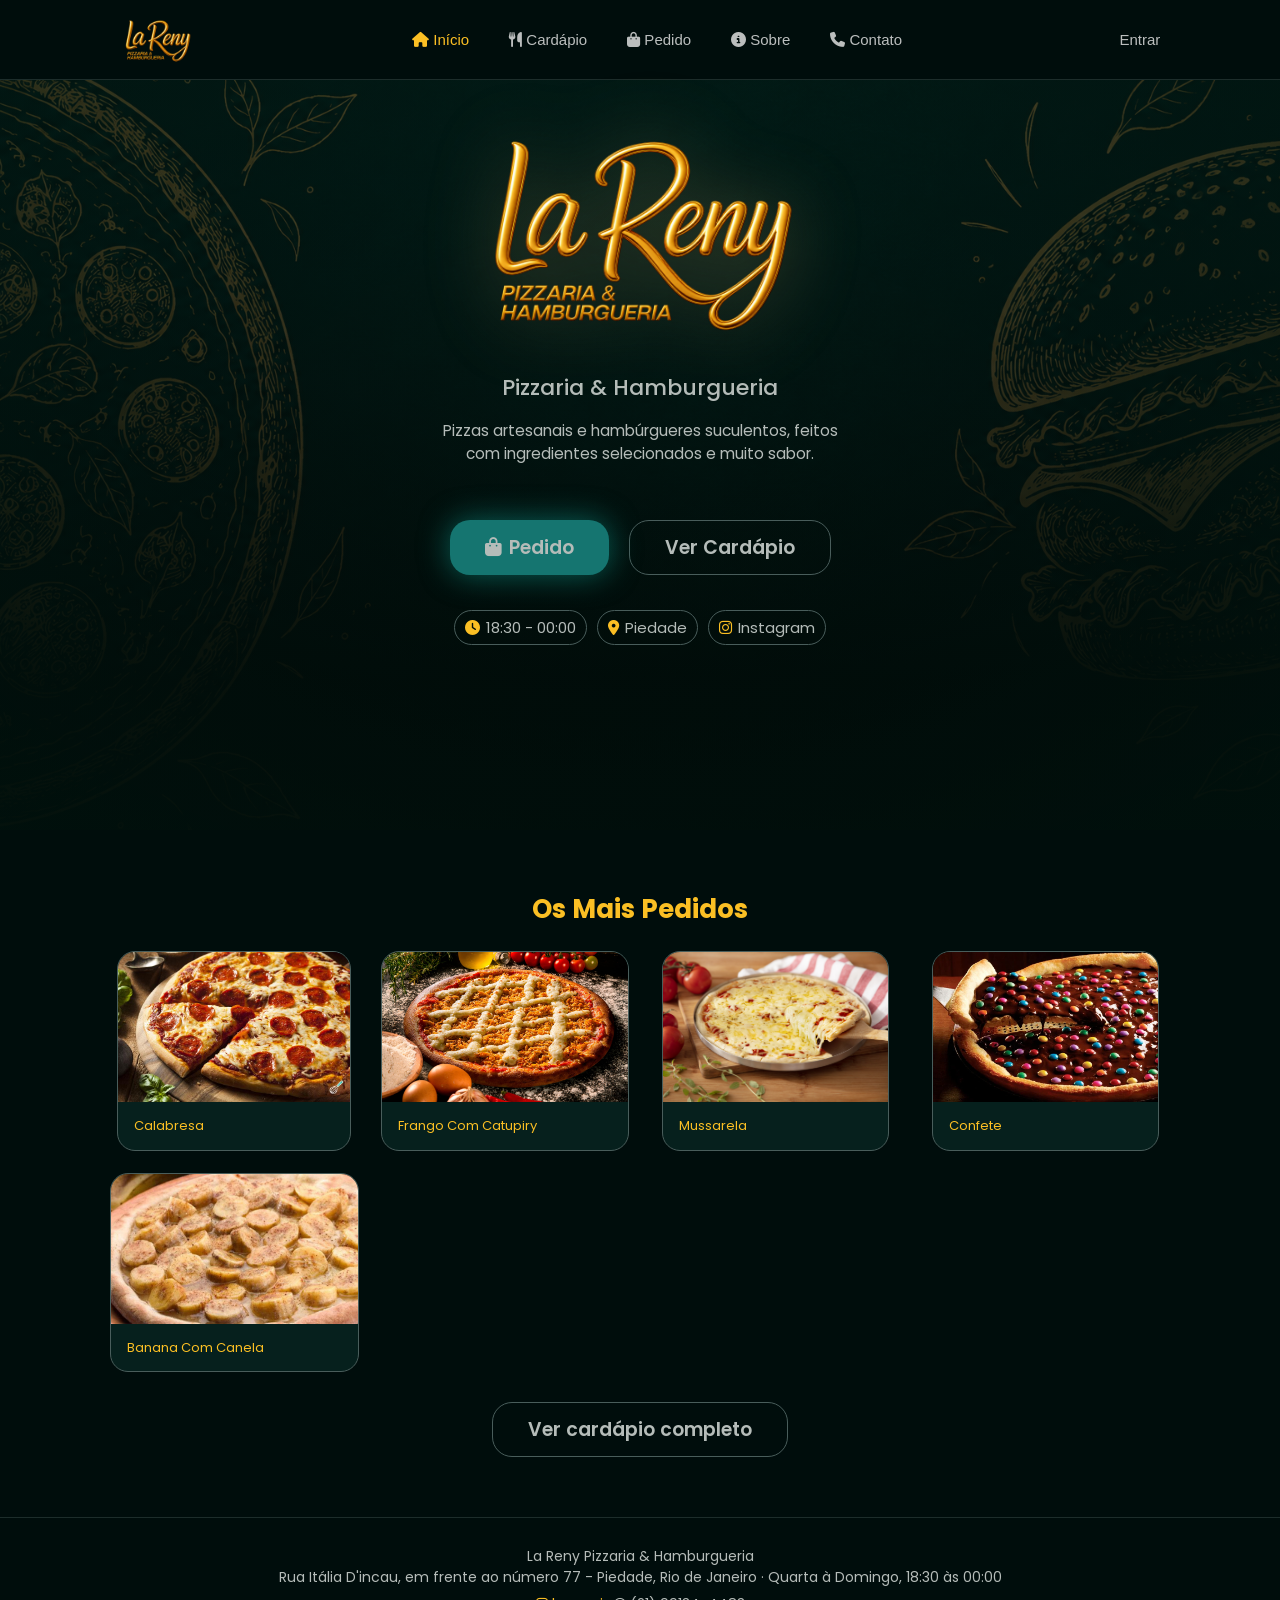
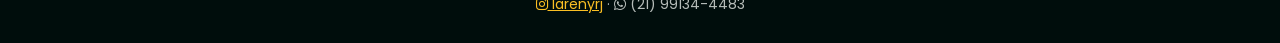
<file: index.html>
<!DOCTYPE html>
<html lang="pt-br">

<head>
    <title>La Reny | Pizzaria & Hamburgueria</title>
    <link rel="icon" type="image/png" href="imagens/logo-lareny-sfundo.png">
    <meta charset="UTF-8">
    <meta name="viewport" content="width=device-width, initial-scale=1.0">
    <link rel="stylesheet" href="style.css">
    <link rel="stylesheet" href="https://cdnjs.cloudflare.com/ajax/libs/font-awesome/6.5.1/css/all.min.css">
    <link href="https://fonts.googleapis.com/css2?family=Poppins:wght@400;500;600;700&display=swap" rel="stylesheet">
</head>

<body>
<header>
    <img src="imagens/logo-lareny-sfundo.png" alt="Logo La Reny">
    <nav>
        <a href="index.html" class="ativo"><i class="fa-solid fa-house"></i> Início</a>
        <a href="cardapio.html"><i class="fa-solid fa-utensils"></i> Cardápio</a>
        <a href="pagamento.html"><i class="fa-solid fa-bag-shopping"></i> Pedido</a>
        <a href="sobre.html"><i class="fa-solid fa-circle-info"></i> Sobre</a>
        <a href="contato.html"><i class="fa-solid fa-phone"></i> Contato</a>
    </nav>
    <div class="Usuario"><a href="login.html">Entrar</a></div>
</header>
<section class="principal">
    <img src="imagens/logo-lareny-sfundo.png" alt="La Reny" class="logo-principal">
    <h1>Pizzaria & Hamburgueria</h1>
    <p>Pizzas artesanais e hambúrgueres suculentos, feitos com ingredientes selecionados e muito sabor.</p>
    <div class="botoes">
        <a href="pagamento.html" class="bt bt-verde"><i class="fa-solid fa-bag-shopping"></i> Pedido</a>
        <a href="cardapio.html" class="bt bt-transparente">Ver Cardápio</a>
    </div>
    <div class="info">
        <span><i class="fa-solid fa-clock"></i> 18:30 - 00:00</span>
        <a href="https://www.google.com/maps/place/R.+It%C3%A1lia+D'incau,+77+-+Cavalcanti,+Rio+de+Janeiro+-+RJ,+21381-240,+Brasil/@-22.873237,-43.3087,13z/data=!4m6!3m5!1s0x997ce7bc199c2f:0x19393715f95b4e5f!8m2!3d-22.8732367!4d-43.3087005!16s%2Fg%2F11s8dsmhhc?hl=pt-BR&entry=ttu&g_ep=EgoyMDI2MDkzMC4wIKXMDSoASAFQAw%3D%3D" target="_blank" rel="noopener"><i class="fa-solid fa-location-dot"></i> Piedade</a>
        <a href="https://www.instagram.com/larenyrj" target="_blank" rel="noopener"><i class="fa-brands fa-instagram"></i> Instagram</a>
    </div>
</section>
<section class="secao">
    <h2 class="titulo">Os Mais Pedidos</h2>
    <div class="destaques">
        <a href="cardapio.html" class="bt-pizza"><article class="cartao"><img src="imagens/pizza-calabresa.jpg" alt="Pizza Calabresa"><div><p>Calabresa</p></div></article></a>
        <a href="cardapio.html" class="bt-pizza"><article class="cartao"><img src="imagens/pizza-frangocatupiry.jpg" alt="Pizza Frango catupiry"><div><p>Frango com Catupiry</p></div></article></a>
        <a href="cardapio.html" class="bt-pizza"><article class="cartao"><img src="imagens/pizza-mussarela.avif" alt="Pizza Mussarela"><div><p>Mussarela</p></div></article></a>
        <a href="cardapio.html" class="bt-pizza"><article class="cartao"><img src="imagens/pizza-confete.jpg" alt="Pizza Confete"><div><p>Confete</p></div></article></a>
        <a href="cardapio.html" class="bt-pizza"><article class="cartao"><img src="imagens/pizza-bananacanela.jpg" alt="Pizza Banana com canela"><div><p>Banana com Canela</p></div></article></a>
    </div>
          
    <div class="centro"><a href="cardapio.html" class="bt bt-transparente">Ver cardápio completo</a></div>
</section>
<footer id="contato">
    <p>La Reny Pizzaria & Hamburgueria </p><p> Rua Itália D'incau, em frente ao número 77 - Piedade, Rio de Janeiro · Quarta à Domingo, 18:30 às 00:00</p>
    <p style="margin-top:6px"><a href="https://www.instagram.com/larenyrj" target="_blank" rel="noopener"><i class="fa-brands fa-instagram"></i> larenyrj</a> · <i class="fa-brands fa-whatsapp"></i> (21) 99134-4483</p>
</footer>
</body>
</html>
</file>
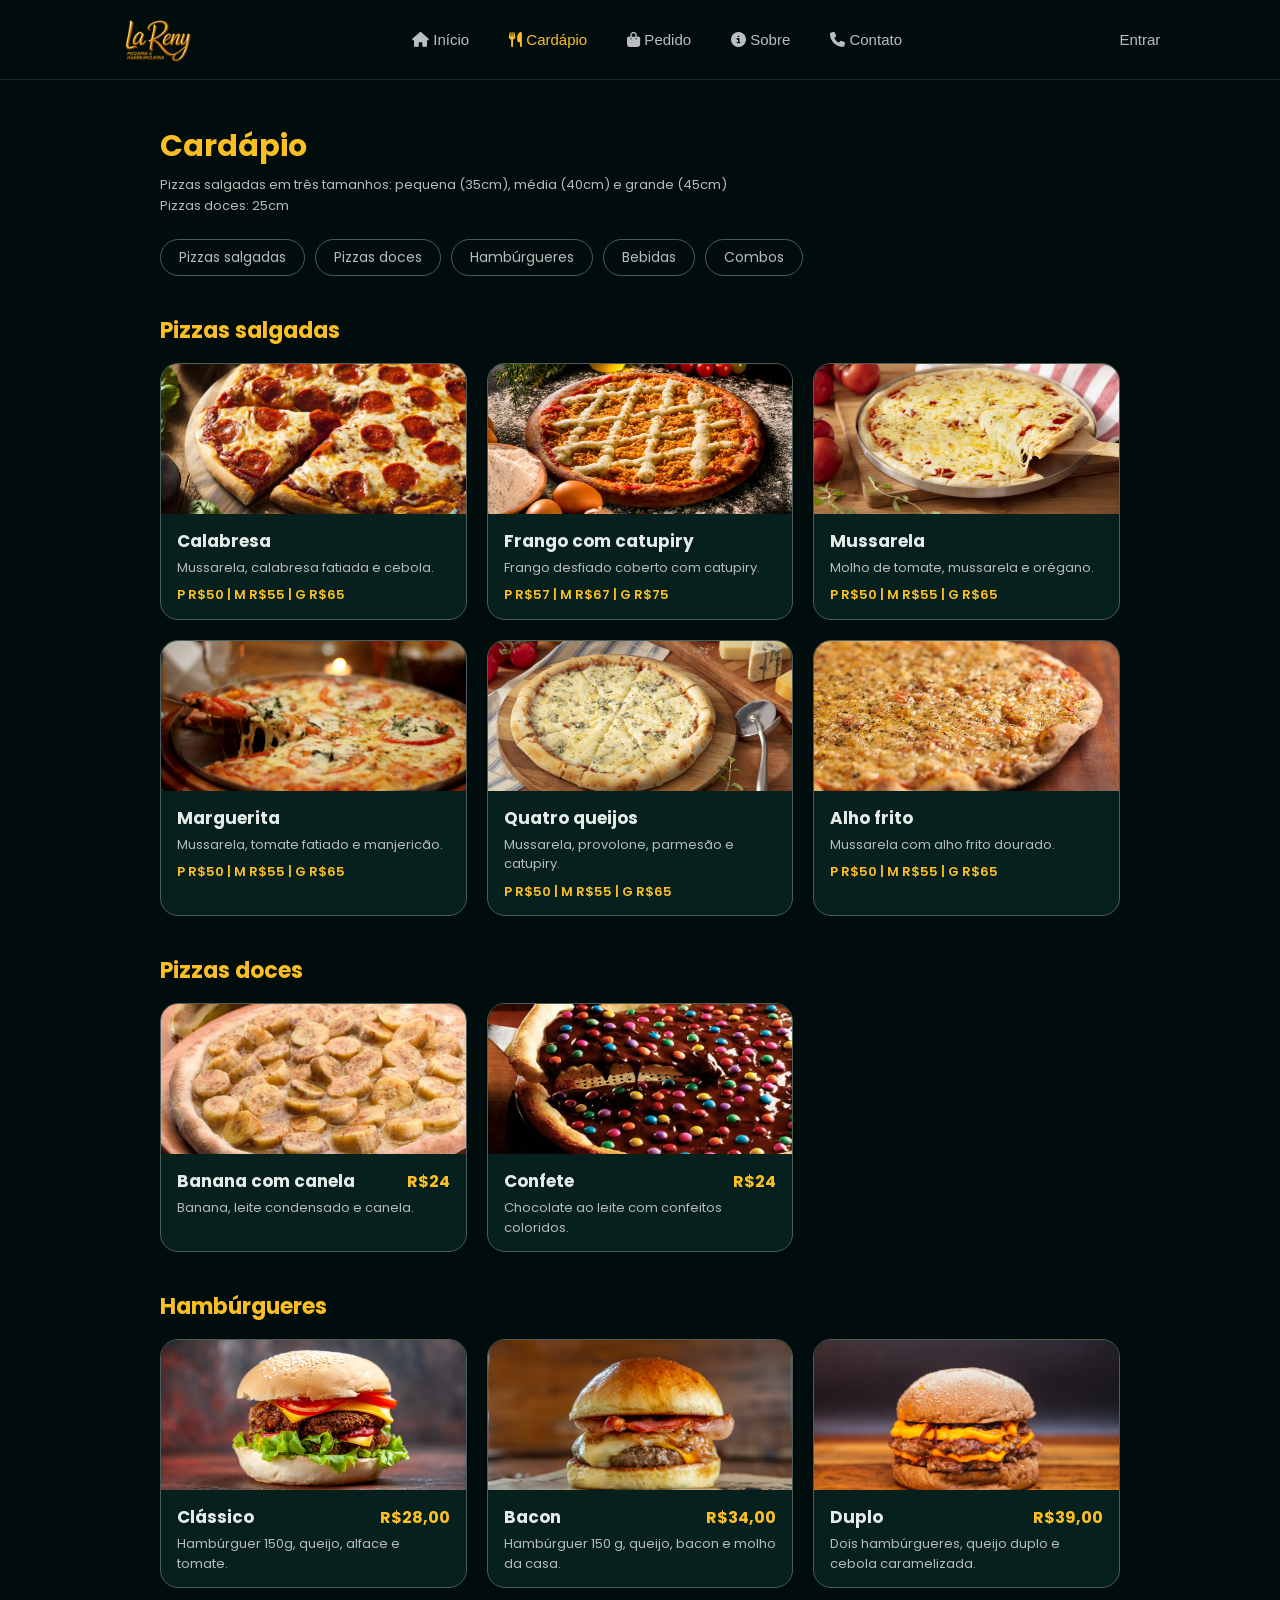
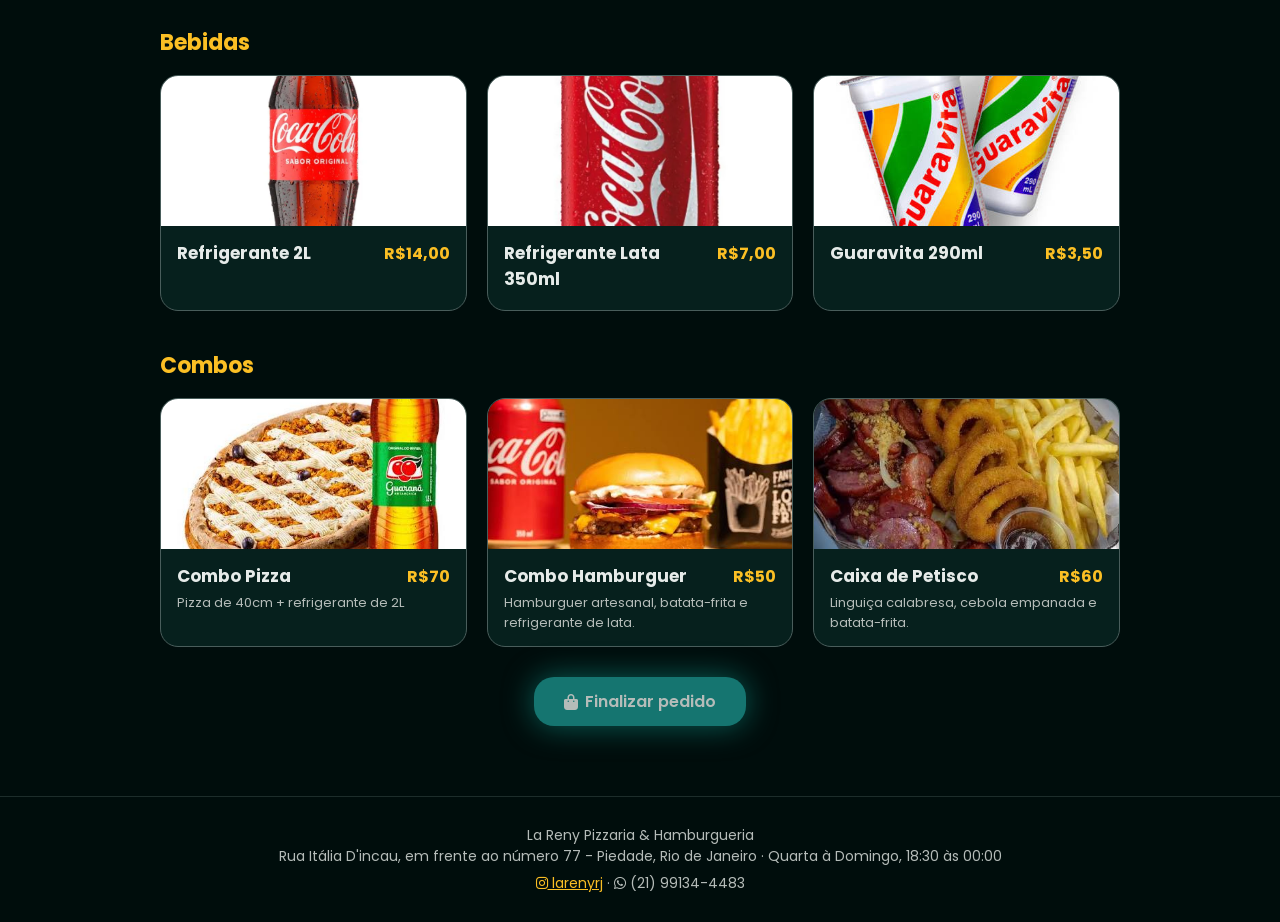
<file: cardapio.html>
<!DOCTYPE html>
<html lang="pt-br">

<head>
    <title>Cardápio | La Reny</title>
    <link rel="icon" type="image/png" href="imagens/logo-lareny-sfundo.png">
    <meta charset="UTF-8">
    <meta name="viewport" content="width=device-width, initial-scale=1.0">
    <link rel="stylesheet" href="style.css">
    <link rel="stylesheet" href="https://cdnjs.cloudflare.com/ajax/libs/font-awesome/6.5.1/css/all.min.css">
    <link href="https://fonts.googleapis.com/css2?family=Poppins:wght@400;500;600;700&display=swap" rel="stylesheet">
</head>
<body>
<header>
    <img src="imagens/logo-lareny-sfundo.png" alt="Logo La Reny">
    <nav>
        <a href="index.html"><i class="fa-solid fa-house"></i> Início</a>
        <a href="cardapio.html" class="ativo"><i class="fa-solid fa-utensils"></i> Cardápio</a>
        <a href="pagamento.html"><i class="fa-solid fa-bag-shopping"></i> Pedido</a>
        <a href="sobre.html"><i class="fa-solid fa-circle-info"></i> Sobre</a>
        <a href="contato.html"><i class="fa-solid fa-phone"></i> Contato</a>
    </nav>
    <div class="Usuario"><a href="login.html">Entrar</a></div>
</header>
<main class="pagina">
    <h1>Cardápio</h1>
    <p class="nota">Pizzas salgadas em três tamanhos: pequena (35cm), média (40cm) e grande (45cm)</p>
    <p class="nota">Pizzas doces: 25cm</p>
    <div class="atalhos">
        <a href="#salgadas">Pizzas salgadas</a><a href="#doces">Pizzas doces</a><a href="#hamburgueres">Hambúrgueres</a><a href="#bebidas">Bebidas</a><a href="#combos">Combos</a>
    </div>

    <h2 id="salgadas">Pizzas salgadas</h2>
    <div class="grade">
        <article class="cartao"><img src="imagens/pizza-calabresa.jpg" alt="Pizza Calabresa"><div><h3>Calabresa</h3><p>Mussarela, calabresa fatiada e cebola.</p><p class="preco">P R$50 | M R$55 | G R$65</p></div></article>
        <article class="cartao"><img src="imagens/pizza-frangocatupiry.jpg" alt="Pizza Frango com catupiry"><div><h3>Frango com catupiry</h3><p>Frango desfiado coberto com catupiry.</p><p class="preco">P R$57 | M R$67 | G R$75</p></div></article>
        <article class="cartao"><img src="imagens/pizza-mussarela.avif" alt="Pizza Mussarela"><div><h3>Mussarela</h3><p>Molho de tomate, mussarela e orégano.</p><p class="preco">P R$50 | M R$55 | G R$65</p></div></article>
        <article class="cartao"><img src="imagens/pizza-marguerita.jpg" alt="Pizza Marguerita"><div><h3>Marguerita</h3><p>Mussarela, tomate fatiado e manjericão.</p><p class="preco">P R$50 | M R$55 | G R$65</p></div></article>
        <article class="cartao"><img src="imagens/pizza-quatroqueijos.avif" alt="Pizza Quatro queijos"><div><h3>Quatro queijos</h3><p>Mussarela, provolone, parmesão e catupiry.</p><p class="preco">P R$50 | M R$55 | G R$65</p></div></article>
        <article class="cartao"><img src="imagens/pizza-alhofrito.jpg" alt="Pizza Alho frito"><div><h3>Alho frito</h3><p>Mussarela com alho frito dourado.</p><p class="preco">P R$50 | M R$55 | G R$65</p></div></article>
    </div>

    <h2 id="doces">Pizzas doces</h2>
    <div class="grade">
        <article class="cartao"><img src="imagens/pizza-bananacanela.jpg" alt="Pizza Banana com canela"><div><span class="topo"><h3>Banana com canela</h3><b>R$24</b></span><p>Banana, leite condensado e canela.</p></div></article>
        <article class="cartao"><img src="imagens/pizza-confete.jpg" alt="Pizza Confete"><div><span class="topo"><h3>Confete</h3><b>R$24</b></span><p>Chocolate ao leite com confeitos coloridos.</p></div></article>
    </div>

    <h2 id="hamburgueres">Hambúrgueres</h2>
    <div class="grade">
        <article class="cartao"><img src="imagens/h-classico.jpg" alt="classico"><div><span class="topo"><h3>Clássico</h3><b> R$28,00</b></span><p>Hambúrguer 150g, queijo, alface e tomate.</p></div></article>
        <article class="cartao"><img src="imagens/h-bacon.jpeg" alt="bacon"><div><span class="topo"><h3>Bacon</h3><b> R$34,00</b></span><p>Hambúrguer 150 g, queijo, bacon e molho da casa.</p></div></article>
        <article class="cartao"><img src="imagens/h-duplo.jpg" alt="duplo"><div><span class="topo"><h3>Duplo</h3><b> R$39,00</b></span><p>Dois hambúrgueres, queijo duplo e cebola caramelizada.</p></div></article>
    </div>

    <h2 id="bebidas">Bebidas</h2>
    <div class="grade">
        <article class="cartao"><img src="imagens/coca2l.jpg" alt="refri2L"><div><span class="topo"><h3>Refrigerante 2L</h3><b>R$14,00</b></span></div></article>
        <article class="cartao"><img src="imagens/cocaml.jpg" alt="refri lata"><div><span class="topo"><h3>Refrigerante Lata 350ml</h3><b>R$7,00</b></span></div></article>
        <article class="cartao"><img src="imagens/guaravita.jfif" alt="suco"><div><span class="topo"><h3>Guaravita 290ml</h3><b>R$3,50</b></span></div></article>
    </div>
    
    <h2 id="combos">Combos</h2>
    <div class="grade">
    <article class="cartao"><img src="imagens/pizzarefri.jfif" alt="Pizza e refri"><div><span class="topo"><h3>Combo Pizza</h3><b>R$70</b></span><p>Pizza de 40cm + refrigerante de 2L</p></div></article>
    <article class="cartao"><img src="imagens/hambatrefri.jfif" alt="combo hamburguer"><div><span class="topo"><h3>Combo Hamburguer</h3><b>R$50</b></span><p>Hamburguer artesanal, batata-frita e refrigerante de lata.</p></div></article>
    <article class="cartao"><img src="imagens/caixapetisco.jfif" alt="caixa petisco"><div><span class="topo"><h3>Caixa de Petisco</h3><b>R$60</b></span><p>Linguiça calabresa, cebola empanada e batata-frita.</p></div></article>
    </div>

    <div class="centro"><a href="pagamento.html" class="bt bt-verde"><i class="fa-solid fa-bag-shopping"></i> Finalizar pedido</a></div>
</main>
<footer id="contato">
    <p>La Reny Pizzaria & Hamburgueria </p><p> Rua Itália D'incau, em frente ao número 77 - Piedade, Rio de Janeiro · Quarta à Domingo, 18:30 às 00:00</p>
    <p style="margin-top:6px"><a href="https://www.instagram.com/larenyrj" target="_blank" rel="noopener"><i class="fa-brands fa-instagram"></i> larenyrj</a> · <i class="fa-brands fa-whatsapp"></i> (21) 99134-4483</p>
</footer>
</body>
</html>
</file>
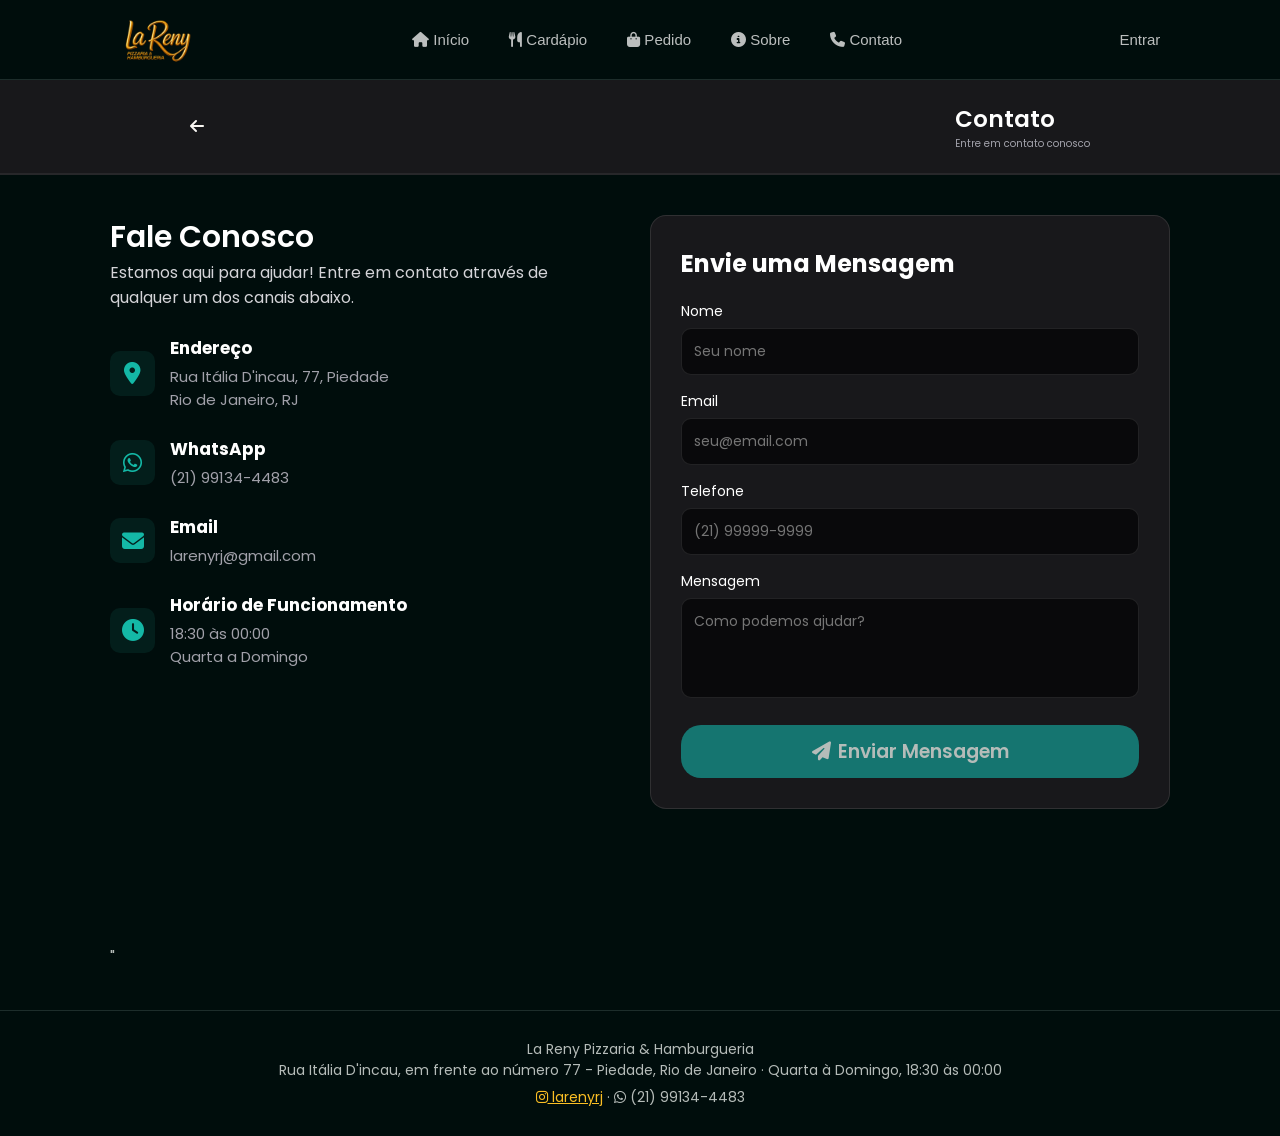
<file: contato.html>
<!DOCTYPE html>
<html lang='pt-br'>

<head>
    <meta charset="UTF-8">
    <meta name="viewport" content="width=device-width, initial-scale=1.0">
    <title>Contato | La Reny</title>
    <link rel="icon" type="image/png" href="imagens/logo-lareny-sfundo.png">
    <link rel="stylesheet" href="style.css">
    <link rel="stylesheet" href="https://cdnjs.cloudflare.com/ajax/libs/font-awesome/6.5.1/css/all.min.css">
    <link href="https://fonts.googleapis.com/css2?family=Poppins:wght@400;600;700&display=swap" rel="stylesheet">
</head>

<body>
    <header>
        <img src="imagens/logo-lareny-sfundo.png" alt="logo pizzaria">
        <nav>
            <a href="index.html"><i class="fa-solid fa-house"></i> Início</a>
            <a href="cardapio.html"><i class="fa-solid fa-utensils"></i> Cardápio</a>
            <a href="pagamento.html"><i class="fa-solid fa-bag-shopping"></i> Pedido</a>
            <a href="sobre.html"><i class="fa-solid fa-circle-info"></i> Sobre</a>
            <a href="contato.html"><i class="fa-solid fa-phone"></i> Contato</a>

        </nav>
        <div class="Usuario">
            <a href="login.html">Entrar</a>
        </div>
    </header>
    <section class="barra-topo2">
        <a href="index.html" class="voltar"><i class="fa-solid fa-arrow-left"></i></a>
        <div>
            <h2> Contato </h2>
            <p>Entre em contato conosco</p>
            </div>
        </section>
        <main class="principal-contato">
            <div class="contato-grid">
                <div class="contato-info">
                    <h3>Fale Conosco</h3>
                    <p>Estamos aqui para ajudar! Entre em contato através de qualquer um dos canais abaixo.</p>
                    <div class="contato-item">
    <i class="fa-solid fa-location-dot"></i>
    <div>
        <h4>Endereço</h4>
        <p>Rua Itália D'incau, 77, Piedade<br>Rio de Janeiro, RJ</p>
    </div>
</div>
<div class="contato-item">
    <i class="fa-brands fa-whatsapp"></i>
    <div>
        <h4>WhatsApp</h4>
        <p>(21) 99134-4483</p>
    </div>
</div>

<div class="contato-item">
    <i class="fa-solid fa-envelope"></i>
    <div>
        <h4>Email</h4>
        <p>larenyrj@gmail.com</p>
    </div>
</div>

<div class="contato-item">
    <i class="fa-solid fa-clock"></i>
    <div>
        <h4>Horário de Funcionamento</h4>
        <p>18:30 às 00:00<br>Quarta a Domingo</p>
    </div>
</div>
<iframe src="https://www.google.com/maps/embed?pb=!1m14!1m8!1m3!1d14704.34879591261!2d-43.3087!3d-22.873237!3m2!1i1024!2i768!4f13.1!3m3!1m2!1s0x997ce7bc199c2f%3A0x19393715f95b4e5f!2sR.%20It%C3%A1lia%20D'incau%2C%2077%20-%20Cavalcanti%2C%20Rio%20de%20Janeiro%20-%20RJ%2C%2021381-240%2C%20Brasil!5e0!3m2!1spt-BR!2sus!4v1791149726969!5m2!1spt-BR!2sus" width="500" height="250" style="border:0; border-radius:16px; margin-top: 20px;" allowfullscreen="" loading="lazy" referrerpolicy="strict-origin-when-cross-origin"></iframe>"
                </div>
<div class="contato-form">
    <h3>Envie uma Mensagem</h3>
    <label>Nome</label>
    <input type="text" placeholder="Seu nome">
    <label>Email</label>
    <input type="email" placeholder="seu@email.com">
    <label>Telefone</label>
    <input type="tel" placeholder="(21) 99999-9999">
    <label>Mensagem</label>
    <textarea placeholder="Como podemos ajudar?"></textarea>
    <a href="#" class="bt btn-enviar">
        <i class="fa-solid fa-paper-plane"></i> Enviar Mensagem
    </a>
</div>
            </div>
        </main>
    <footer id="contato">
    <p>La Reny Pizzaria & Hamburgueria </p><p> Rua Itália D'incau, em frente ao número 77 - Piedade, Rio de Janeiro · Quarta à Domingo, 18:30 às 00:00</p>
    <p style="margin-top:6px"><a href="https://www.instagram.com/larenyrj" target="_blank" rel="noopener"><i class="fa-brands fa-instagram"></i> larenyrj</a> · <i class="fa-brands fa-whatsapp"></i> (21) 99134-4483</p>
    </footer>
</body>
</html>
</file>
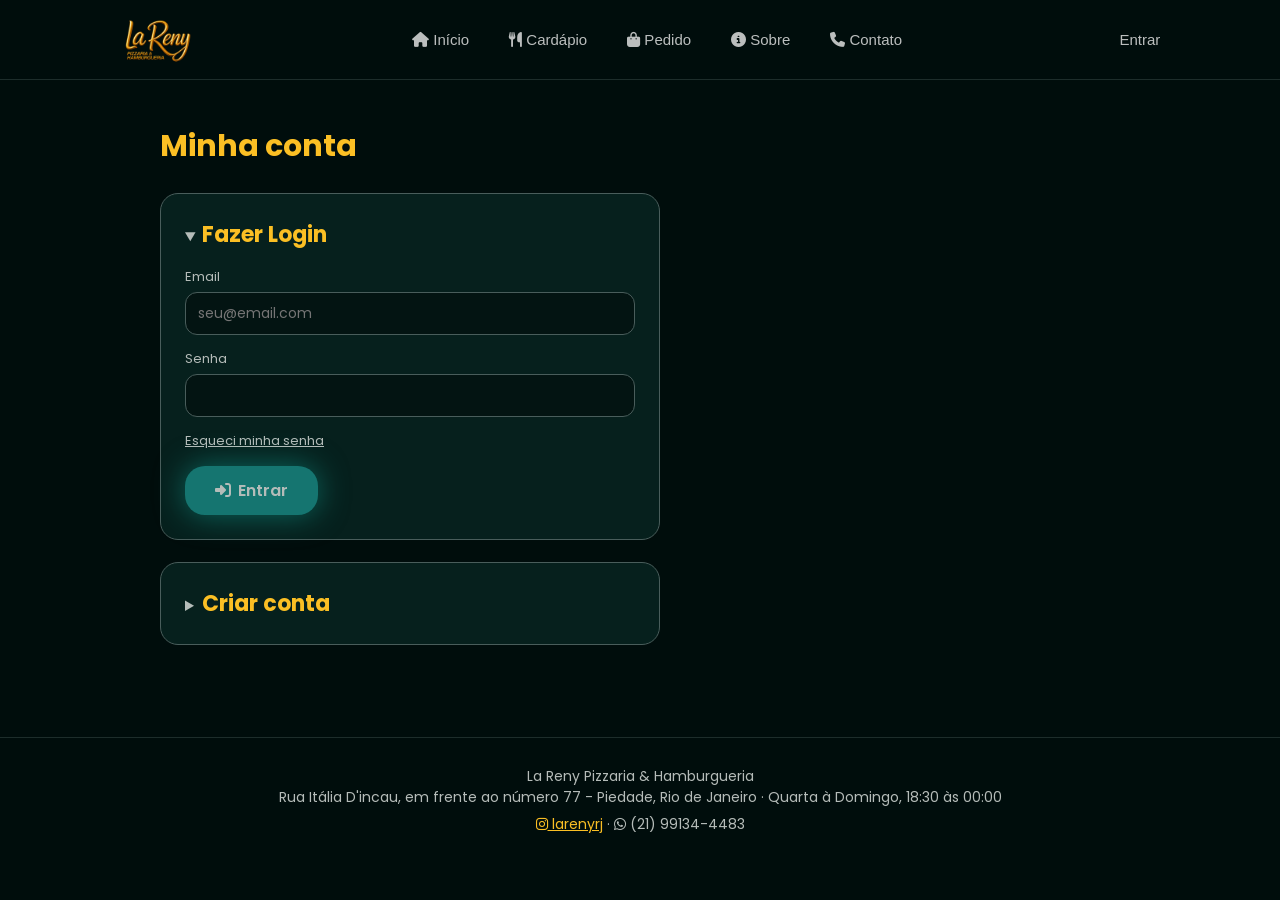
<file: login.html>
<!DOCTYPE html>
<html lang="pt-br">

<head>
    <title>Entrar | La Reny</title>
    <link rel="icon" type="image/png" href="imagens/logo-lareny-sfundo.png">
    <meta charset="UTF-8">
    <meta name="viewport" content="width=device-width, initial-scale=1.0">
    <link rel="stylesheet" href="style.css">
    <link rel="stylesheet" href="https://cdnjs.cloudflare.com/ajax/libs/font-awesome/6.5.1/css/all.min.css">
    <link href="https://fonts.googleapis.com/css2?family=Poppins:wght@400;500;600;700&display=swap" rel="stylesheet">
</head>

<body>
<header>
    <img src="imagens/logo-lareny-sfundo.png" alt="Logo La Reny">
    <nav>
        <a href="index.html"><i class="fa-solid fa-house"></i> Início</a>
        <a href="cardapio.html"><i class="fa-solid fa-utensils"></i> Cardápio</a>
        <a href="pagamento.html"><i class="fa-solid fa-bag-shopping"></i> Pedido</a>
        <a href="sobre.html"><i class="fa-solid fa-circle-info"></i> Sobre</a>
        <a href="contato.html"><i class="fa-solid fa-phone"></i> Contato</a>
    </nav>
    <div class="Usuario"><a href="login.html">Entrar</a></div>
</header>
<main class="pagina">
    <h1>Minha conta</h1>

    <div class="conta">
        <section class="painel">
            <details name="modo" open>
                <summary><h2>Fazer Login</h2></summary>
                <div>
                    <label for="email-login">Email</label>
                    <input type="email" id="email-login" placeholder="seu@email.com">
                    <label for="senha-login">Senha</label>
                    <input type="password" id="senha-login">
                    <p class="nota"><a href="#">Esqueci minha senha</a></p>
                    <button type="button" class="bt bt-verde"><i class="fa-solid fa-right-to-bracket"></i> Entrar</button>
                </div>
            </details>
        </section>

        <section class="painel">
            <details name="modo">
                <summary><h2>Criar conta</h2></summary>
                <div>
                    <label for="nome">Nome</label>
                    <input type="text" id="nome">
                    <label for="tel">Telefone</label>
                    <input type="tel" id="tel" placeholder="(21) 99999-9999">
                    <label for="email-cad">Email</label>
                    <input type="email" id="email-cad" placeholder="seu@email.com">
                    <label for="senha-cad">Senha (mínimo 6 caracteres)</label>
                    <input type="password" id="senha-cad">
                    <button type="button" class="bt bt-verde"><i class="fa-solid fa-user-plus"></i> Cadastrar</button>
                </div>
            </details>
        </section>
    </div>
</main>
<footer id="contato">
    <p>La Reny Pizzaria & Hamburgueria </p><p> Rua Itália D'incau, em frente ao número 77 - Piedade, Rio de Janeiro · Quarta à Domingo, 18:30 às 00:00</p>
    <p style="margin-top:6px"><a href="https://www.instagram.com/larenyrj" target="_blank" rel="noopener"><i class="fa-brands fa-instagram"></i> larenyrj</a> · <i class="fa-brands fa-whatsapp"></i> (21) 99134-4483</p>
</footer>
</body>
</html>
</file>
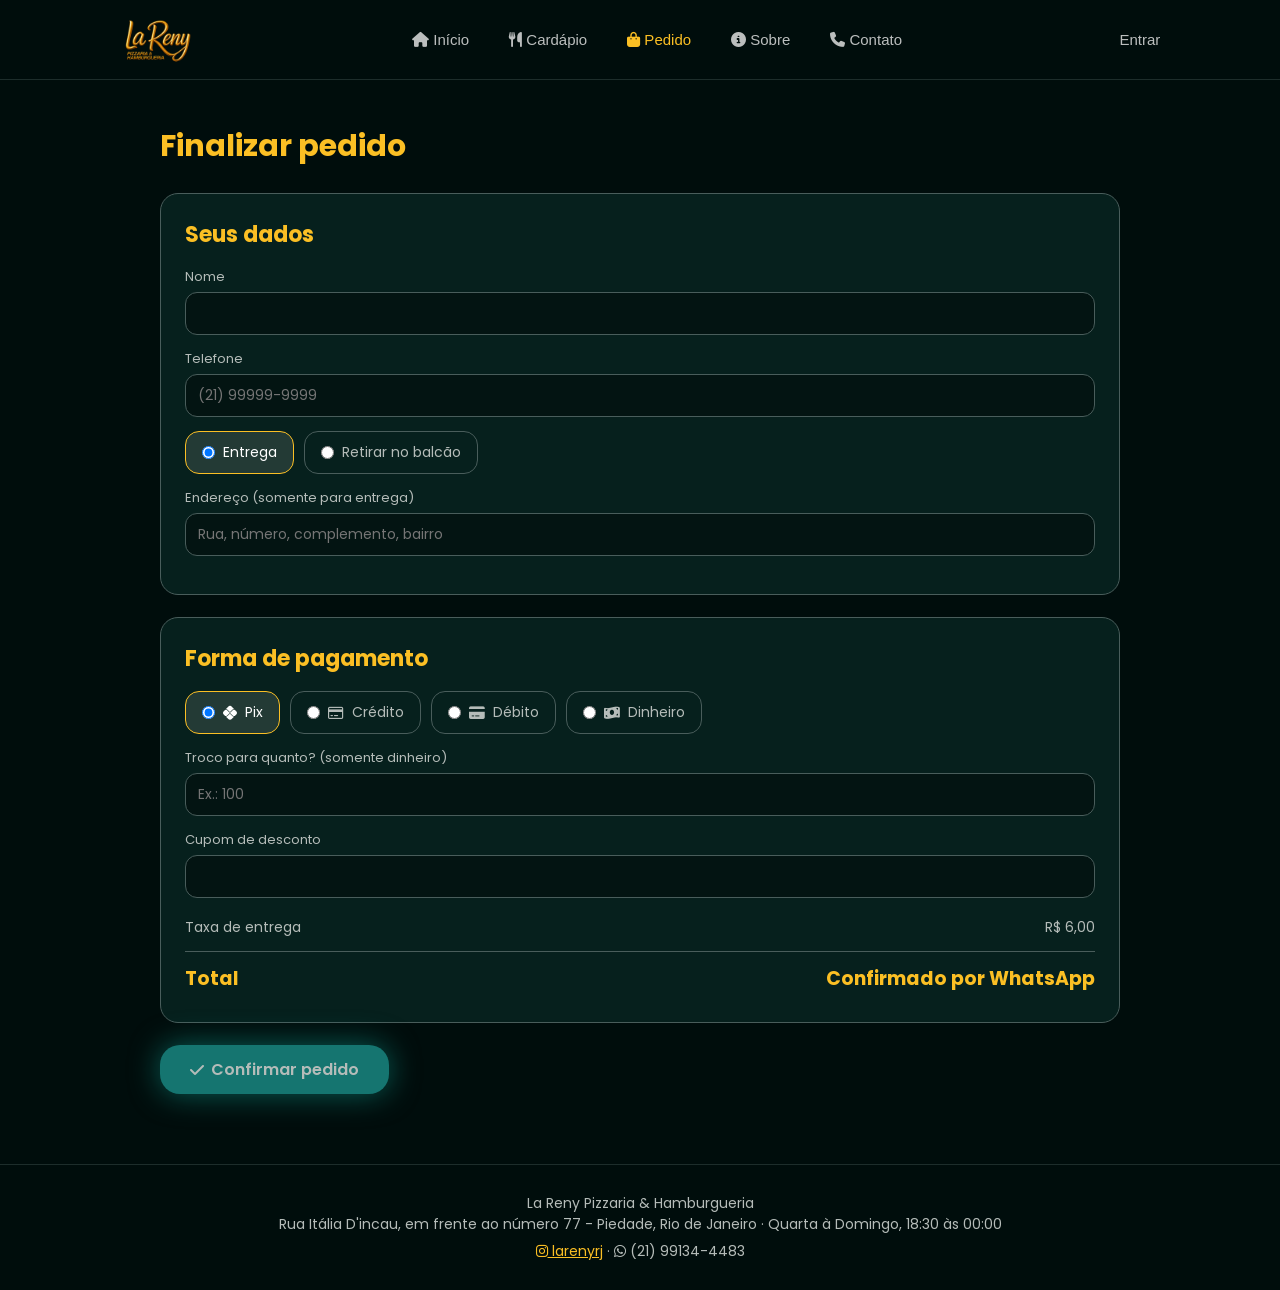
<file: pagamento.html>
<!DOCTYPE html>
<html lang="pt-br">

<head>
    <title>Pagamento | La Reny</title>
    <link rel="icon" type="image/png" href="imagens/logo-lareny-sfundo.png">
    <meta charset="UTF-8">
    <meta name="viewport" content="width=device-width, initial-scale=1.0">
    <link rel="stylesheet" href="style.css">
    <link rel="stylesheet" href="https://cdnjs.cloudflare.com/ajax/libs/font-awesome/6.5.1/css/all.min.css">
    <link href="https://fonts.googleapis.com/css2?family=Poppins:wght@400;500;600;700&display=swap" rel="stylesheet">
</head>

<body>
<header>
    <img src="imagens/logo-lareny-sfundo.png" alt="Logo La Reny">
    <nav>
        <a href="index.html"><i class="fa-solid fa-house"></i> Início</a>
        <a href="cardapio.html"><i class="fa-solid fa-utensils"></i> Cardápio</a>
        <a href="pagamento.html" class="ativo"><i class="fa-solid fa-bag-shopping"></i> Pedido</a>
        <a href="sobre.html"><i class="fa-solid fa-circle-info"></i> Sobre</a>
        <a href="contato.html"><i class="fa-solid fa-phone"></i> Contato</a>
    </nav>
    <div class="Usuario"><a href="login.html">Entrar</a></div>
</header>
<main class="pagina">
    <h1>Finalizar pedido</h1>
    <form action="#" method="post" style="margin-top:24px">
            <section class="painel">
            <h2>Seus dados</h2>
            <label for="nome">Nome</label><input type="text" id="nome" required>
            <label for="tel">Telefone</label><input type="tel" id="tel" placeholder="(21) 99999-9999" required>
            <div class="opcoes">
                <label><input type="radio" name="tipo" value="entrega" checked> Entrega</label>
                <label><input type="radio" name="tipo" value="retirada"> Retirar no balcão</label>
            </div>
            <label for="end">Endereço (somente para entrega)</label><input type="text" id="end" placeholder="Rua, número, complemento, bairro">
        </section>

        <section class="painel">
            <h2>Forma de pagamento</h2>
            <div class="opcoes">
                <label><input type="radio" name="pgto" value="pix" checked><i class="fa-brands fa-pix"></i> Pix</label>
                <label><input type="radio" name="pgto" value="credito"><i class="fa-regular fa-credit-card"></i> Crédito</label>
                <label><input type="radio" name="pgto" value="debito"><i class="fa-solid fa-credit-card"></i> Débito</label>
                <label><input type="radio" name="pgto" value="dinheiro"><i class="fa-solid fa-money-bill-wave"></i> Dinheiro</label>
            </div>
            <label for="troco">Troco para quanto? (somente dinheiro)</label>
            <input type="number" id="troco" min="0" step="0.01" placeholder="Ex.: 100">
            <label for="cupom">Cupom de desconto</label>
            <input type="text" id="cupom">
            <div class="resumo">
                <p><span>Taxa de entrega</span><span>R$ 6,00</span></p>
                <p class="total"><span>Total</span><span>Confirmado por WhatsApp</span></p>
            </div>
        </section>
        <button type="submit" class="bt bt-verde"><i class="fa-solid fa-check"></i> Confirmar pedido</button>
    </form>
</main>
<footer id="contato">
    <p>La Reny Pizzaria & Hamburgueria </p><p> Rua Itália D'incau, em frente ao número 77 - Piedade, Rio de Janeiro · Quarta à Domingo, 18:30 às 00:00</p>
    <p style="margin-top:6px"><a href="https://www.instagram.com/larenyrj" target="_blank" rel="noopener"><i class="fa-brands fa-instagram"></i> larenyrj</a> · <i class="fa-brands fa-whatsapp"></i> (21) 99134-4483</p>
</footer>
</body>
</html>
</file>
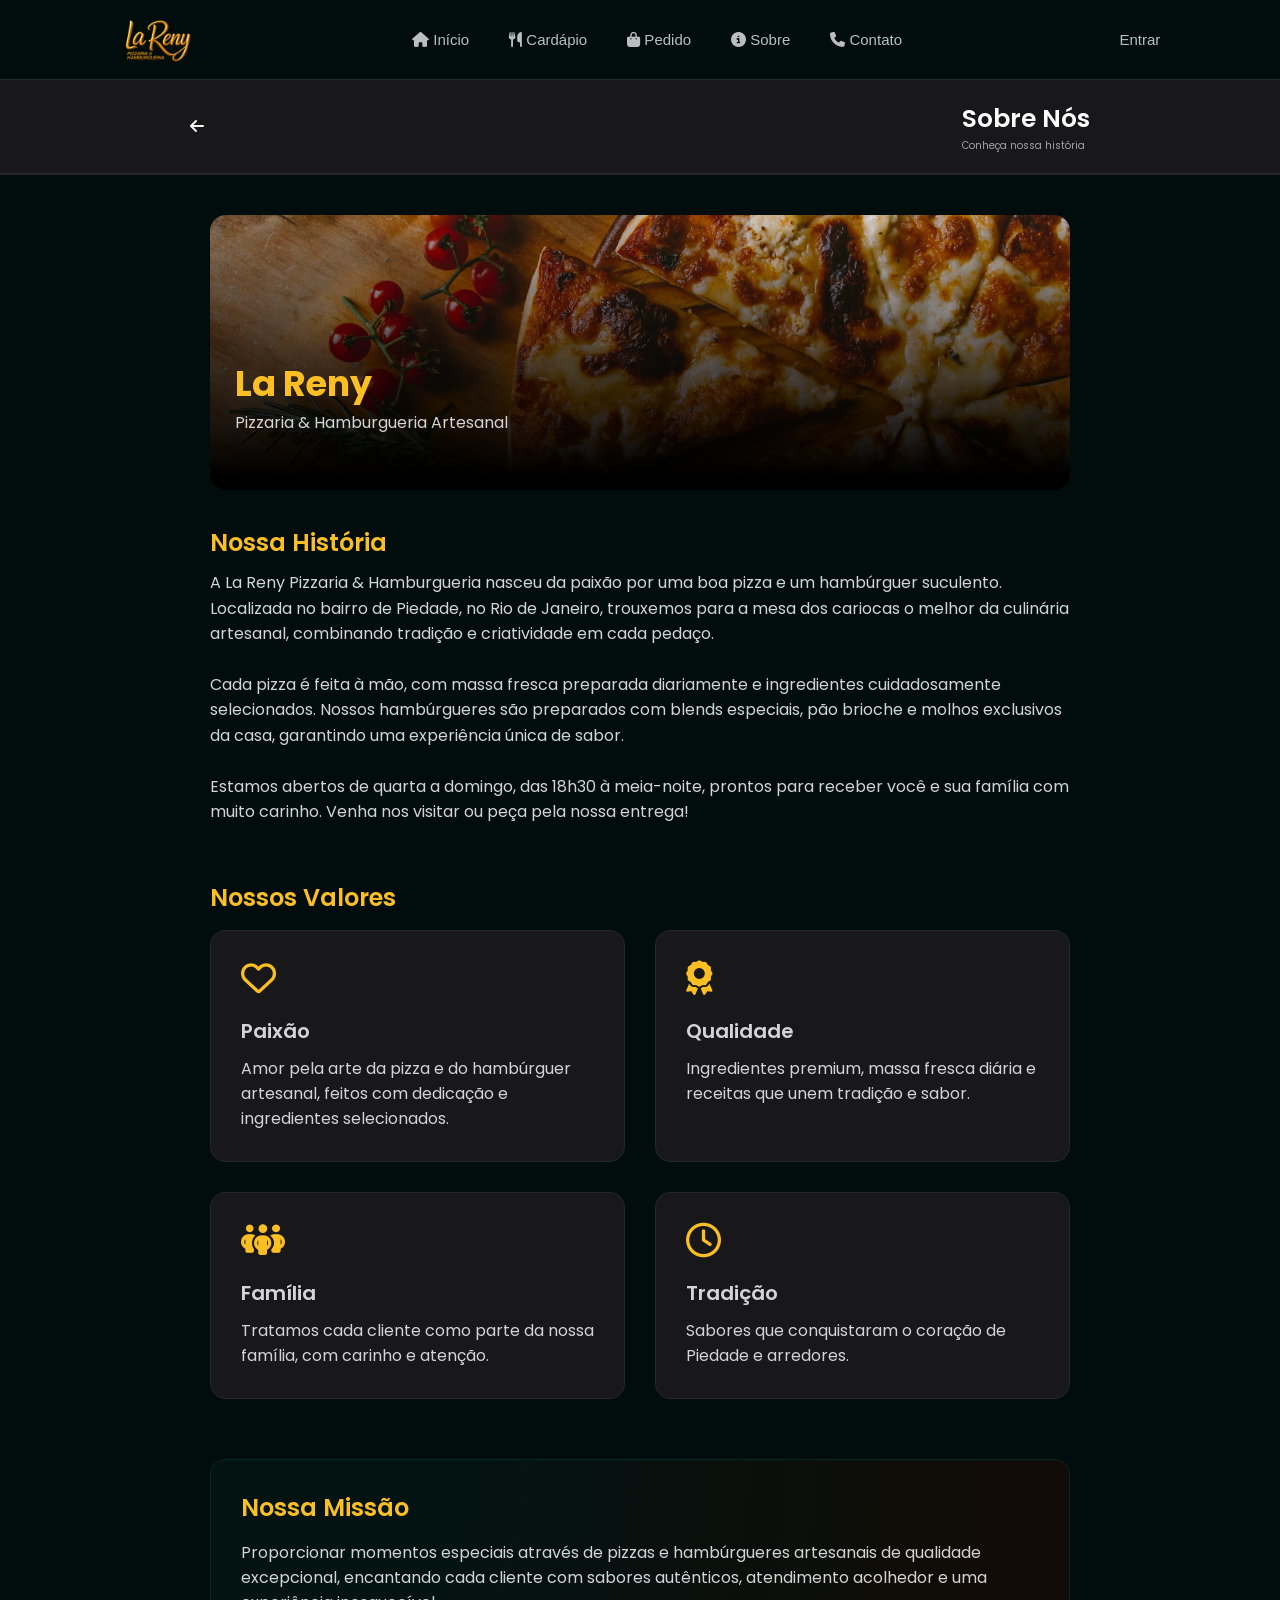
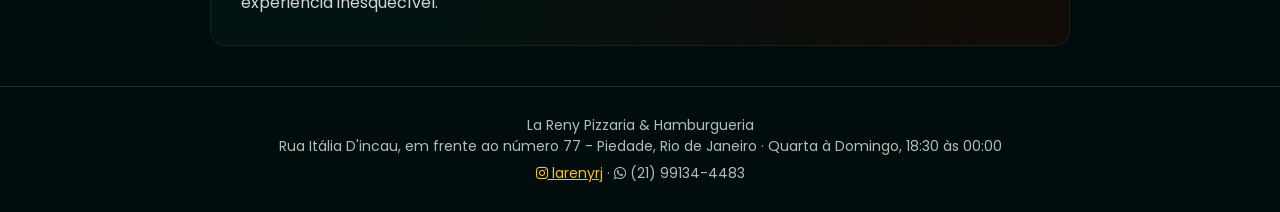
<file: sobre.html>
<!DOCTYPE html>
<html lang='pt-br'>

<head>
    <title>Sobre Nós | La Reny</title>
    <link rel="icon" type="image/png" href="imagens/logo-lareny-sfundo.png">
    <meta charset="UTF-8">
    <meta name="viewport" content="width=device-width, initial-scale=1.0">
    <link rel="stylesheet" href="style.css">
    <link rel="stylesheet" href="https://cdnjs.cloudflare.com/ajax/libs/font-awesome/6.5.1/css/all.min.css">
    <link href="https://fonts.googleapis.com/css2?family=Poppins:wght@400;600;700&display=swap" rel="stylesheet">
</head>

<body>
    <header>
        <img src="imagens/logo-lareny-sfundo.png" alt="logo pizzaria">
        <nav>
            <a href="index.html"><i class="fa-solid fa-house"></i> Início</a>
            <a href="cardapio.html"><i class="fa-solid fa-utensils"></i> Cardápio</a>
            <a href="pagamento.html"><i class="fa-solid fa-bag-shopping"></i> Pedido</a>
            <a href="sobre.html"><i class="fa-solid fa-circle-info"></i> Sobre</a>
            <a href="contato.html"><i class="fa-solid fa-phone"></i> Contato</a>

        </nav>
        <div class="Usuario">
            <a href="login.html">Entrar</a>
        </div>
    </header>
    <section class="barra-topo">
        <a href="index.html" class="voltar"><i class="fa-solid fa-arrow-left"></i></a>
        <div>
            <h1>Sobre Nós</h1>
            <p>Conheça nossa história</p>
        </div>
    </section>
    <main class="principal-sobre">
        <div class="banner">
        <h2>La Reny</h2>
        <p>Pizzaria &  Hamburgueria Artesanal</p>
        </div>
        <div class="historia">
            <h3>Nossa História</h3>
            <p>A La Reny Pizzaria & Hamburgueria nasceu da paixão por uma boa pizza e um hambúrguer suculento. Localizada no bairro de Piedade, no Rio de Janeiro, trouxemos para a mesa dos cariocas o melhor da culinária artesanal, combinando tradição e criatividade em cada pedaço.</p>
            <p>Cada pizza é feita à mão, com massa fresca preparada diariamente e ingredientes cuidadosamente selecionados. Nossos hambúrgueres são preparados com blends especiais, pão brioche e molhos exclusivos da casa, garantindo uma experiência única de sabor.</p> 
            <p>Estamos abertos de quarta a domingo, das 18h30 à meia-noite, prontos para receber você e sua família com muito carinho. Venha nos visitar ou peça pela nossa entrega!</p>
        </div>
        <h4 class="titulo-valores">Nossos Valores</h4>
        <div class="valores">
            <div class=valor-item>
                <i class="fa-regular fa-heart"></i>
                <h5>Paixão</h5>
                <p>Amor pela arte da pizza e do hambúrguer artesanal, feitos com dedicação e ingredientes selecionados.</p>
            </div>
            <div class="valor-item">
                <i class="fa-solid fa-award"></i>
                <h5>Qualidade</h5>
                <p>Ingredientes premium, massa fresca diária e receitas que unem tradição e sabor.</p>
            </div>
            <div class="valor-item">
                <i class="fa-solid fa-people-group"></i>
                <h5>Família</h5>
                <p>Tratamos cada cliente como parte da nossa família, com carinho e atenção.</p>
            </div>
            <div class="valor-item">
                <i class="fa-regular fa-clock"></i>
                <h5>Tradição</h5>
                <p>Sabores que conquistaram o coração de Piedade e arredores.</p>
            </div>
        </div>
            <div class="missao">
                <h6>Nossa Missão</h6>
                <p>Proporcionar momentos especiais através de pizzas e hambúrgueres artesanais de qualidade excepcional, encantando cada cliente com sabores autênticos, atendimento acolhedor e uma experiência inesquecível.</p>
            </div>
    </main>
<footer id="contato">
    <p>La Reny Pizzaria & Hamburgueria </p><p> Rua Itália D'incau, em frente ao número 77 - Piedade, Rio de Janeiro · Quarta à Domingo, 18:30 às 00:00</p>
    <p style="margin-top:6px"><a href="https://www.instagram.com/larenyrj" target="_blank" rel="noopener"><i class="fa-brands fa-instagram"></i> larenyrj</a> · <i class="fa-brands fa-whatsapp"></i> (21) 99134-4483</p>
</footer>
</body>
</html>
</file>
<file: style.css>
*{margin:0;padding:0;box-sizing:border-box}
:root{--fundo:#000d0c;--painel:#06201d;--borda:#495d5b;--texto:#b5bcb9;--verde:#157570;--ouro:#fbbf24;--cinza:#18181b;--cinza-borda:#27272a;--cinza-texto:#d4d4d8;--cinza-suave:#a1a1aa;--teal:#14b8a6}
body{font-family:'Poppins',sans-serif;background:var(--fundo);color:var(--texto)}
a{color:inherit}
:focus-visible{outline:2px solid var(--ouro);outline-offset:2px}

header{background:#000D0C;min-height:80px;display:flex;align-items:center;justify-content:space-around;flex-wrap:wrap;gap:10px;padding:8px 16px;border-bottom:1px solid rgba(73,93,91,.4)}
header img{height:50px}
nav,.Usuario{display:flex;gap:40px;flex-wrap:wrap}
nav a,.Usuario a{color:#ffffffbb;text-decoration:none;font-family:sans-serif;font-size:15px}
nav a:hover,.Usuario a:hover{color:#fff}
nav a.ativo{color:var(--ouro)}

.principal{background-image:radial-gradient(ellipse at center,rgba(0,20,15,0) 2%,rgba(0,20,15,.6) 100%),linear-gradient(to top,rgba(1,8,6,.94) 20%,rgba(5,20,15,.5)),url('imagens/La Reny.jpeg');background-size:cover;background-position:center;min-height:750px;display:flex;flex-direction:column;align-items:center;justify-content:center;gap:25px;padding:20px;text-align:center}
.principal h1{font-size:22px;font-weight:500;margin-bottom:-40px}
.principal p{max-width:405px;font-size:15.5px;margin-top:30px}
.logo-principal{height:230px;margin-top:-150px;filter:drop-shadow(0 0 35px rgba(243,205,122,.25))}
.botoes{display:flex;gap:20px;margin-top:30px;flex-wrap:wrap;justify-content:center}
.bt{color:var(--texto);display:inline-flex;align-items:center;justify-content:center;gap:7px;padding:12px 35px;text-decoration:none;font-weight:600;border-radius:20px;font-size:19px;font-family:inherit;border:0;cursor:pointer}
.bt-verde{background:var(--verde);filter:drop-shadow(0 0 15px rgba(15,173,160,.5))}
.bt-verde:hover{background:#139489}
.bt-transparente{border:1px solid var(--borda)}
.bt-transparente:hover{background:#394d4893}
.info{display:flex;justify-content:center;gap:10px;font-size:15px;margin-top:10px;flex-wrap:wrap}
.info i{color:var(--ouro)}
.info a,.info span{display:flex;align-items:center;gap:6px;text-decoration:none;border:.5px solid var(--borda);border-radius:30px;padding:5px 10px}
.info a:hover{background:#394d4893}

.secao{max-width:1100px;margin:0 auto;padding:60px 20px}
h2.titulo{color:var(--ouro);font-size:26px;margin-bottom:22px;text-align:center}
.destaques{display:grid;grid-template-columns:repeat(auto-fit,minmax(220px,1fr));gap:22px}
.bt-pizza{display:flex;flex-direction:column;align-items:center;gap:8px;color:var(--ouro);text-decoration:none;text-transform:capitalize}
.bt-img{width:100%;height:180px;object-fit:cover;border-radius:18px;border:1px solid var(--borda)}
.centro{text-align:center;margin-top:30px}
footer{border-top:1px solid rgba(73,93,91,.4);text-align:center;padding:28px 20px;font-size:14px}
footer a{color:var(--ouro)}

.pagina{max-width:1000px;margin:0 auto;padding:44px 20px 70px}
.pagina h1{color:var(--ouro);font-size:30px;margin-bottom:6px}
.atalhos{display:flex;gap:10px;flex-wrap:wrap;margin:22px 0 10px}
.atalhos a{border:1px solid var(--borda);border-radius:30px;padding:7px 18px;text-decoration:none;font-size:14px}
.atalhos a:hover{background:#394d4893}
.pagina h2{color:var(--ouro);font-size:22px;margin:38px 0 16px}
.grade{display:grid;grid-template-columns:repeat(auto-fill,minmax(250px,1fr));gap:20px}
.cartao{background:var(--painel);border:1px solid var(--borda);border-radius:18px;overflow:hidden}
.cartao img{width:100%;height:150px;object-fit:cover;display:block}
.cartao div{padding:14px 16px}
.cartao h3{color:#e6ebe9;font-size:17px;margin-bottom:4px}
.cartao p{font-size:13px;line-height:1.5}
.cartao .preco{color:var(--ouro);font-weight:600;margin-top:8px}
.cartao .topo{display:flex;justify-content:space-between;align-items:baseline;gap:10px;margin-bottom:4px}
.cartao .topo h3{margin-bottom:0}
.cartao b{color:var(--ouro);white-space:nowrap}

.painel{background:var(--painel);border:1px solid var(--borda);border-radius:18px;padding:24px;margin-bottom:22px}
.painel h2{margin:0 0 16px}
label{display:block;font-size:13px;margin-bottom:5px}
input[type=text],input[type=tel],input[type=number],input[type=email],input[type=password],textarea{width:100%;background:#031412;color:#e6ebe9;border:1px solid var(--borda);border-radius:12px;padding:10px 12px;font-family:inherit;font-size:14px;margin-bottom:14px}
.opcoes{display:flex;gap:10px;flex-wrap:wrap;margin-bottom:14px}
.opcoes label{display:flex;align-items:center;gap:8px;border:1px solid var(--borda);border-radius:14px;padding:10px 16px;font-size:14px;margin:0;cursor:pointer}
.opcoes label:has(input:checked){border-color:var(--ouro);background:#394d4893;color:#fff}
.nota{font-size:13px;line-height:1.6}
.resumo p{display:flex;justify-content:space-between;padding:5px 0;font-size:14px}
.resumo p.total{color:var(--ouro);font-size:19px;font-weight:700;border-top:1px solid var(--borda);margin-top:8px;padding-top:12px}
.pagina .bt{font-size:16px;padding:12px 30px}

.conta{max-width:500px;margin-top:24px}
.conta summary{cursor:pointer}
.conta summary h2{display:inline}
.conta details div{margin-top:16px}
.conta .nota{margin-bottom:14px}

.barra-topo,.barra-topo2{background:var(--cinza);display:flex;align-items:center;justify-content:space-between;flex-wrap:wrap;gap:12px 30px;min-height:95px;padding:16px max(20px,calc((100% - 900px)/2));border-bottom:2px solid var(--cinza-borda)}
.barra-topo h1{color:#fff;font-size:25px;font-weight:550}
.barra-topo2 h2{color:#fff;font-size:23px;font-weight:550}
.barra-topo p,.barra-topo2 p{color:var(--cinza-suave);font-size:10px}
.voltar{color:#f8f6f2;font-weight:500}

main{max-width:900px;margin:40px auto;padding:0 20px}

.banner{background-image:linear-gradient(to top,#000 5%,rgba(5,20,15,.1)),url('imagens/banner.avif');background-size:cover;background-position:center;width:100%;height:275px;border-radius:16px;display:flex;flex-direction:column;justify-content:flex-end;align-items:flex-start;padding:55px 25px}
.banner h2{color:var(--ouro);font-size:35px;font-weight:650;margin:0}
.banner p{color:var(--cinza-texto)}
.historia{display:flex;flex-direction:column;justify-content:flex-end;align-items:flex-start}
.historia h3{margin-top:35px;color:var(--ouro);font-size:24px;font-weight:550}
.historia p{margin-top:10px;color:var(--cinza-texto);line-height:1.6;margin-bottom:15px}
.titulo-valores{color:var(--ouro);font-size:24px;font-weight:550;margin-top:40px;margin-bottom:15px}
.valores{display:grid;grid-template-columns:1fr 1fr;gap:30px;justify-content:flex-start}
.valor-item{color:var(--cinza-texto);background:var(--cinza);border:1px solid var(--cinza-borda);border-radius:15px;padding:30px}
.valor-item i{color:var(--ouro);font-size:35px;margin-bottom:20px}
.valor-item h5{font-size:20px;font-weight:550;margin-bottom:10px}
.missao{background:radial-gradient(circle at top left,rgba(11,34,32,.30) 30%,rgba(24,11,3,.7) 90%);border:.1px solid rgb(8,39,37);border-radius:15px;padding:30px;margin-top:60px}
.missao h6{color:var(--ouro);font-size:24px;font-weight:550;margin-bottom:15px}
.missao p{color:var(--cinza-texto)}

.principal-contato{max-width:1100px;margin:40px auto;padding:0 20px}
.contato-grid{display:grid;grid-template-columns:1fr 1.3fr;gap:40px;align-items:start}
.contato-info h3{color:#fff;font-size:30px;font-weight:600}
.contato-info p{color:var(--cinza-texto)}
.contato-item{display:flex;align-items:center;gap:15px;margin-top:25px}
.contato-item i{background:#031e1b;color:var(--teal);width:45px;height:45px;border-radius:10px;display:flex;align-items:center;justify-content:center;font-size:22px}
.contato-item h4{color:#fff;font-size:17px;margin-bottom:4px}
.contato-item p{color:var(--cinza-suave);font-size:15px}
.contato-form{background:var(--cinza);border-radius:16px;padding:30px;border:1px solid rgba(255,255,255,.1)}
.contato-form h3{color:#fff;font-size:24px;margin-bottom:20px}
.contato-form label{display:block;color:#fff;font-size:14px;margin-bottom:6px;margin-top:16px}
.contato-form input,.contato-form textarea{width:100%;background:#09090b;border:1px solid rgba(255,255,255,.1);border-radius:10px;padding:12px;color:#fffde2;font-family:'Poppins',sans-serif;font-size:14px;margin-bottom:0}
.contato-form textarea{min-height:100px;resize:none}
.btn-enviar{width:100%;margin-top:20px;justify-content:center;background:var(--verde)}
.btn-enviar:hover{background:#139489}

@media(max-width:700px){
  .logo-principal{height:170px;margin-top:-100px}
  nav{gap:16px}
  .valores,.contato-grid{grid-template-columns:1fr}
  .banner{padding:30px 20px}
  .banner h2{font-size:28px}
}
</file>
